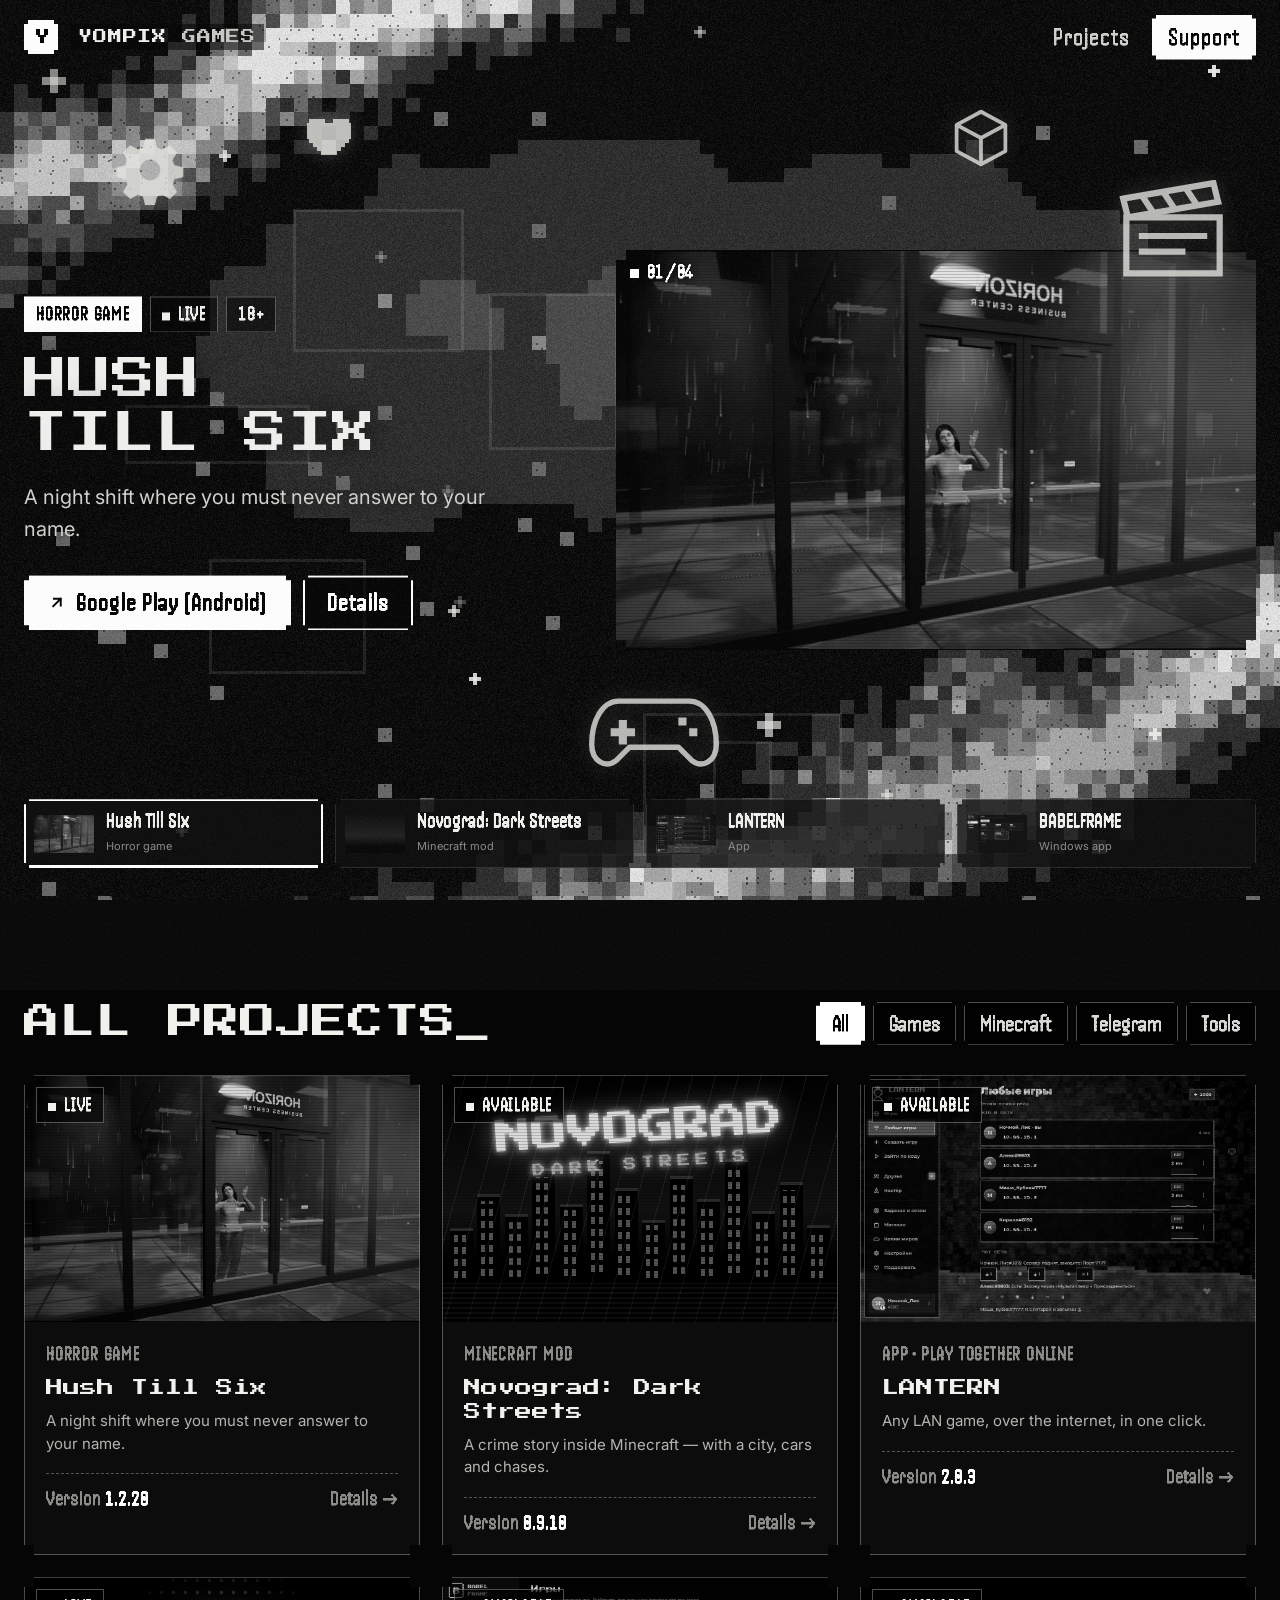
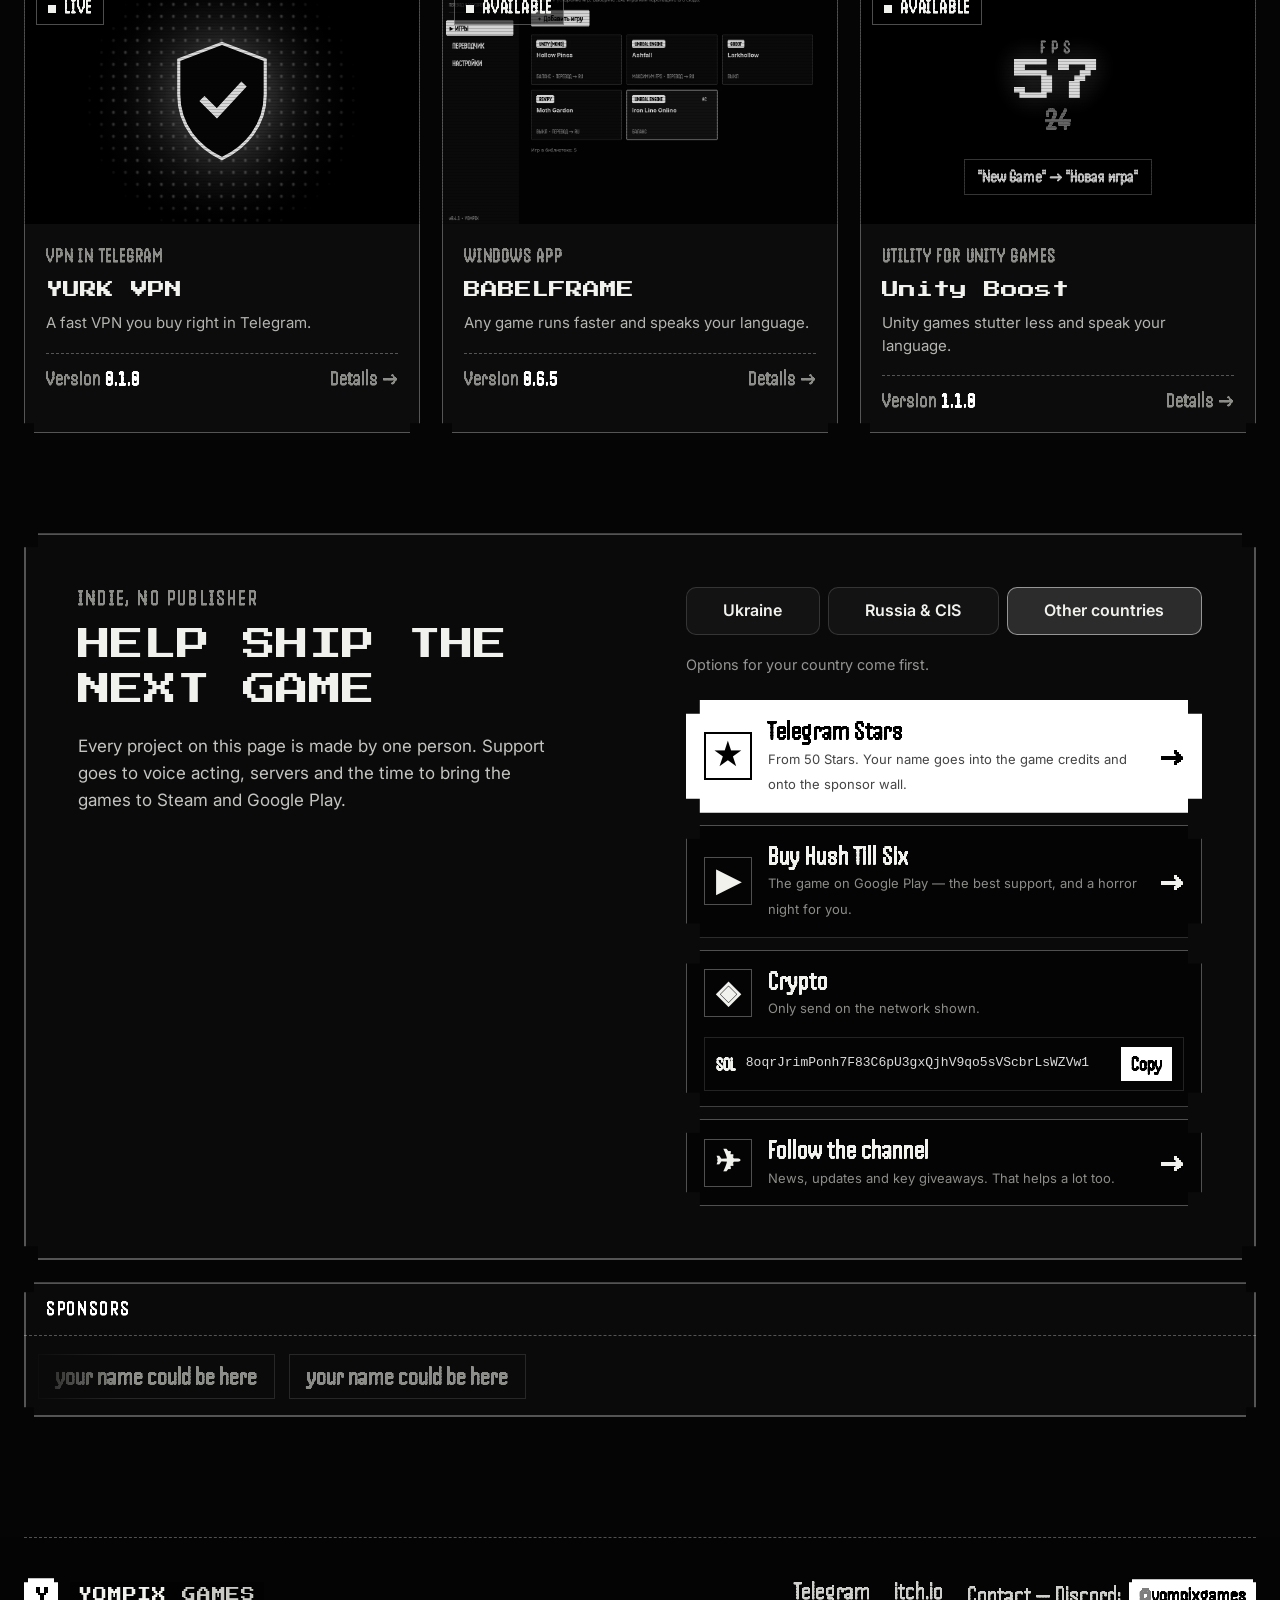
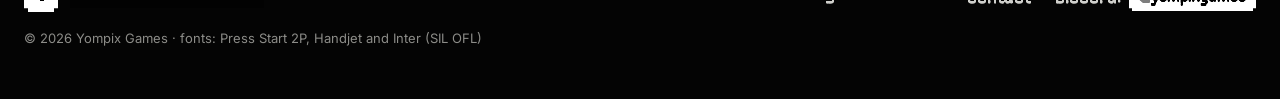
<file: studio/index.html>
<!doctype html>
<html lang="ru">
<head>
<meta charset="utf-8">
<meta http-equiv="Cache-Control" content="no-cache">
<meta name="viewport" content="width=device-width, initial-scale=1, viewport-fit=cover">
<title>YOMPIX GAMES — игры, моды и приложения</title>
<meta name="description" content="Yompix Games: хоррор Hush Till Six, мод «Новоград» и LANTERN для Minecraft, YURK VPN в Telegram, Unity Boost RU.">
<meta property="og:title" content="YOMPIX GAMES">
<meta property="og:description" content="Игры, моды и приложения одного инди-разработчика.">
<meta property="og:image" content="https://yompix.github.io/studio/img/og.jpg">
<meta property="og:type" content="website">
<meta name="theme-color" content="#050505">
<link rel="icon" href="img/favicon.png">
<link rel="preload" href="fonts/PressStart2P.woff2" as="font" type="font/woff2" crossorigin>
<link rel="preload" href="fonts/Handjet.woff2" as="font" type="font/woff2" crossorigin>
<link rel="stylesheet" href="style.css?v=22">
</head>
<body>

<!-- живой пиксельный фон всей страницы -->
<canvas id="bg" aria-hidden="true"></canvas>
<canvas id="fx" aria-hidden="true"></canvas>
<div class="grain" aria-hidden="true"></div>

<!-- заставка: пиксели собираются в логотип -->
<div class="loader" id="loader" aria-hidden="true"><canvas id="loadc"></canvas></div>

<header class="top" id="topbar">
  <a class="logo" href="#" aria-label="Yompix Games"><span class="mark">Y</span><span>YOMPIX <b>GAMES</b></span></a>
  <nav class="nav">
    <a href="#projects" data-t="nav_projects"></a>
    <a href="#support" class="nav-cta" data-t="nav_support"></a>
  </nav>
  <div class="langs" id="langs"></div>
</header>

<section class="hero" id="hero">
  <div class="icons" aria-hidden="true">
    <svg class="ic-gear" viewBox="0 0 64 64"><path d="M28 4h8l2 8 5 2 7-4 6 6-4 7 2 5 8 2v8l-8 2-2 5 4 7-6 6-7-4-5 2-2 8h-8l-2-8-5-2-7 4-6-6 4-7-2-5-8-2v-8l8-2 2-5-4-7 6-6 7 4 5-2zM32 22a10 10 0 1 0 0 20 10 10 0 1 0 0-20z" fill-rule="evenodd"/></svg>
    <svg class="ic-heart" viewBox="0 0 11 10" shape-rendering="crispEdges"><path d="M1 1h3v1h1v1h1V2h1V1h3v1h1v3h-1v1H9v1H8v1H7v1H4V8H3V7H2V6H1V5H0V2h1z"/></svg>
    <svg class="ic-cube" viewBox="0 0 64 64"><path d="M32 4 58 18v28L32 60 6 46V18zM6 18l26 14 26-14M32 32v28" fill="none" stroke-width="4" stroke-linejoin="round"/></svg>
    <svg class="ic-clap" viewBox="0 0 72 64"><path d="M6 24h60v36H6z" fill="none" stroke-width="4"/><path d="M4 12 62 2l3 12L7 24z" fill="none" stroke-width="4"/><path d="M16 10l8 12M30 8l8 12M44 5l8 12M14 36h44M14 46h30" stroke-width="4"/></svg>
    <svg class="ic-pad" viewBox="0 0 96 60"><path d="M22 6h52c12 0 20 14 20 32 0 12-10 18-18 12l-10-10H30L20 50C12 56 2 50 2 38 2 20 10 6 22 6z" fill="none" stroke-width="4" stroke-linejoin="round"/><path d="M22 20h6v6h6v6h-6v6h-6v-6h-6v-6h6z" stroke="none"/><path d="M66 18h6v6h-6zM74 26h6v6h-6z" stroke="none"/></svg>
  </div>
  <div class="slides" id="slides"></div>
  <canvas class="wipe" id="wipe" aria-hidden="true"></canvas>
  <div class="thumbs" id="thumbs"></div>
</section>

<main>
  <section class="block" id="projects">
    <div class="block-head reveal">
      <h2 data-t="projects_title"></h2>
      <div class="chips" id="chips"></div>
    </div>
    <div class="grid" id="grid"></div>
  </section>

  <section class="block support" id="support">
    <div class="sup-banner pxc reveal">
      <div class="sup-text">
        <p class="kicker" data-t="sup_kicker"></p>
        <h2 data-t="sup_title"></h2>
        <p class="sup-lead" data-t="sup_lead"></p>
      </div>
      <div class="sup-ways" id="ways"></div>
    </div>
    <div class="wall pxc reveal">
      <div class="wall-head"><span data-t="wall_title"></span><span id="walltotal"></span></div>
      <div class="marquee" id="wall"></div>
    </div>
  </section>
</main>

<footer class="foot">
  <a class="logo" href="#"><span class="mark">Y</span><span>YOMPIX <b>GAMES</b></span></a>
  <div class="foot-links">
    <a href="https://t.me/yompixgames" target="_blank" rel="noopener">Telegram</a>
    <a href="https://yompix-games.itch.io" target="_blank" rel="noopener">itch.io</a>
    <span class="dc"><span data-t="foot_contact"></span> <button class="dc-nick" id="dcnick" data-copynick="">yompixgames</button></span>
  </div>
  <p class="foot-small">© <span id="year"></span> Yompix Games · <span data-t="foot_fonts"></span></p>
</footer>

<div class="sheet" id="sheet" hidden>
  <div class="sheet-bg" data-close></div>
  <article class="sheet-card pxc" role="dialog" aria-modal="true" id="sheetcard"></article>
</div>
<div class="toast" id="toast" role="status" aria-live="polite"></div>

<noscript><p style="padding:120px 24px;text-align:center;color:#fff">Включите JavaScript, чтобы увидеть проекты. · Enable JavaScript to see the projects.</p></noscript>
<!-- версии и ссылки на скачивание — всегда свежие, даже если браузер помнит старую страницу -->
<script>document.write('<script src="data.js?t=' + Math.floor(Date.now() / 60000) + '"><\/script>')</script>
<script src="i18n-cis.js?v=21"></script>
<script src="app.js?v=22"></script>
</body>
</html>
</file>
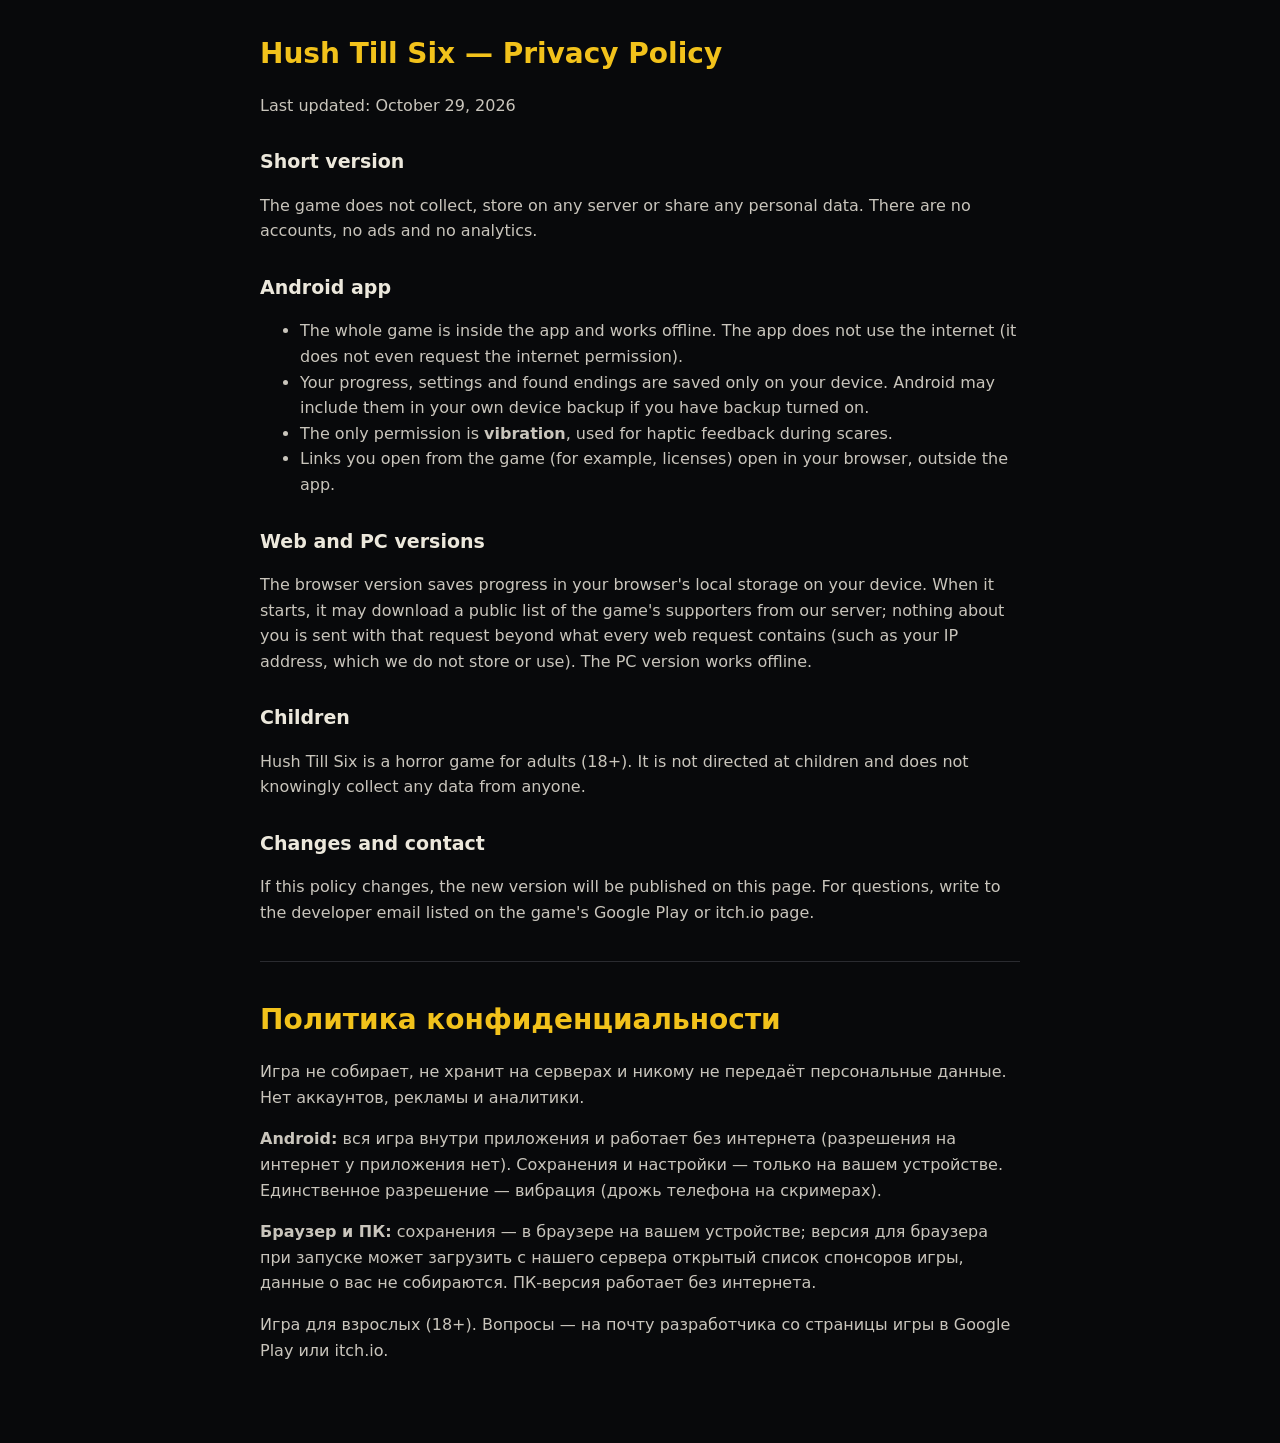
<file: privacy.html>
<!doctype html>
<html lang="en">
<head>
<meta charset="utf-8">
<meta name="viewport" content="width=device-width,initial-scale=1">
<title>Hush Till Six — Privacy Policy</title>
<style>
  body { margin: 0; background: #08090b; color: #d9d6cf; font: 16px/1.6 system-ui, -apple-system, "Segoe UI", Roboto, sans-serif; }
  main { max-width: 760px; margin: 0 auto; padding: 32px 18px 64px; }
  h1 { font-size: 28px; color: #f2c21b; margin: 0 0 4px; } h2 { font-size: 19px; color: #ece8dc; margin: 28px 0 6px; }
  p, li { color: #c9c5bc; } a { color: #f2c21b; } hr { border: 0; border-top: 1px solid #2a2b30; margin: 36px 0; }
</style>
</head>
<body>
<main>
<h1>Hush Till Six — Privacy Policy</h1>
<p>Last updated: October 29, 2026</p>

<h2>Short version</h2>
<p>The game does not collect, store on any server or share any personal data. There are no accounts, no ads and no analytics.</p>

<h2>Android app</h2>
<ul>
  <li>The whole game is inside the app and works offline. The app does not use the internet (it does not even request the internet permission).</li>
  <li>Your progress, settings and found endings are saved only on your device. Android may include them in your own device backup if you have backup turned on.</li>
  <li>The only permission is <b>vibration</b>, used for haptic feedback during scares.</li>
  <li>Links you open from the game (for example, licenses) open in your browser, outside the app.</li>
</ul>

<h2>Web and PC versions</h2>
<p>The browser version saves progress in your browser's local storage on your device. When it starts, it may download a public list of the game's supporters from our server; nothing about you is sent with that request beyond what every web request contains (such as your IP address, which we do not store or use). The PC version works offline.</p>

<h2>Children</h2>
<p>Hush Till Six is a horror game for adults (18+). It is not directed at children and does not knowingly collect any data from anyone.</p>

<h2>Changes and contact</h2>
<p>If this policy changes, the new version will be published on this page. For questions, write to the developer email listed on the game's Google Play or itch.io page.</p>

<hr>

<h1>Политика конфиденциальности</h1>
<p>Игра не собирает, не хранит на серверах и никому не передаёт персональные данные. Нет аккаунтов, рекламы и аналитики.</p>
<p><b>Android:</b> вся игра внутри приложения и работает без интернета (разрешения на интернет у приложения нет). Сохранения и настройки — только на вашем устройстве. Единственное разрешение — вибрация (дрожь телефона на скримерах).</p>
<p><b>Браузер и ПК:</b> сохранения — в браузере на вашем устройстве; версия для браузера при запуске может загрузить с нашего сервера открытый список спонсоров игры, данные о вас не собираются. ПК-версия работает без интернета.</p>
<p>Игра для взрослых (18+). Вопросы — на почту разработчика со страницы игры в Google Play или itch.io.</p>
</main>
</body>
</html>
</file>
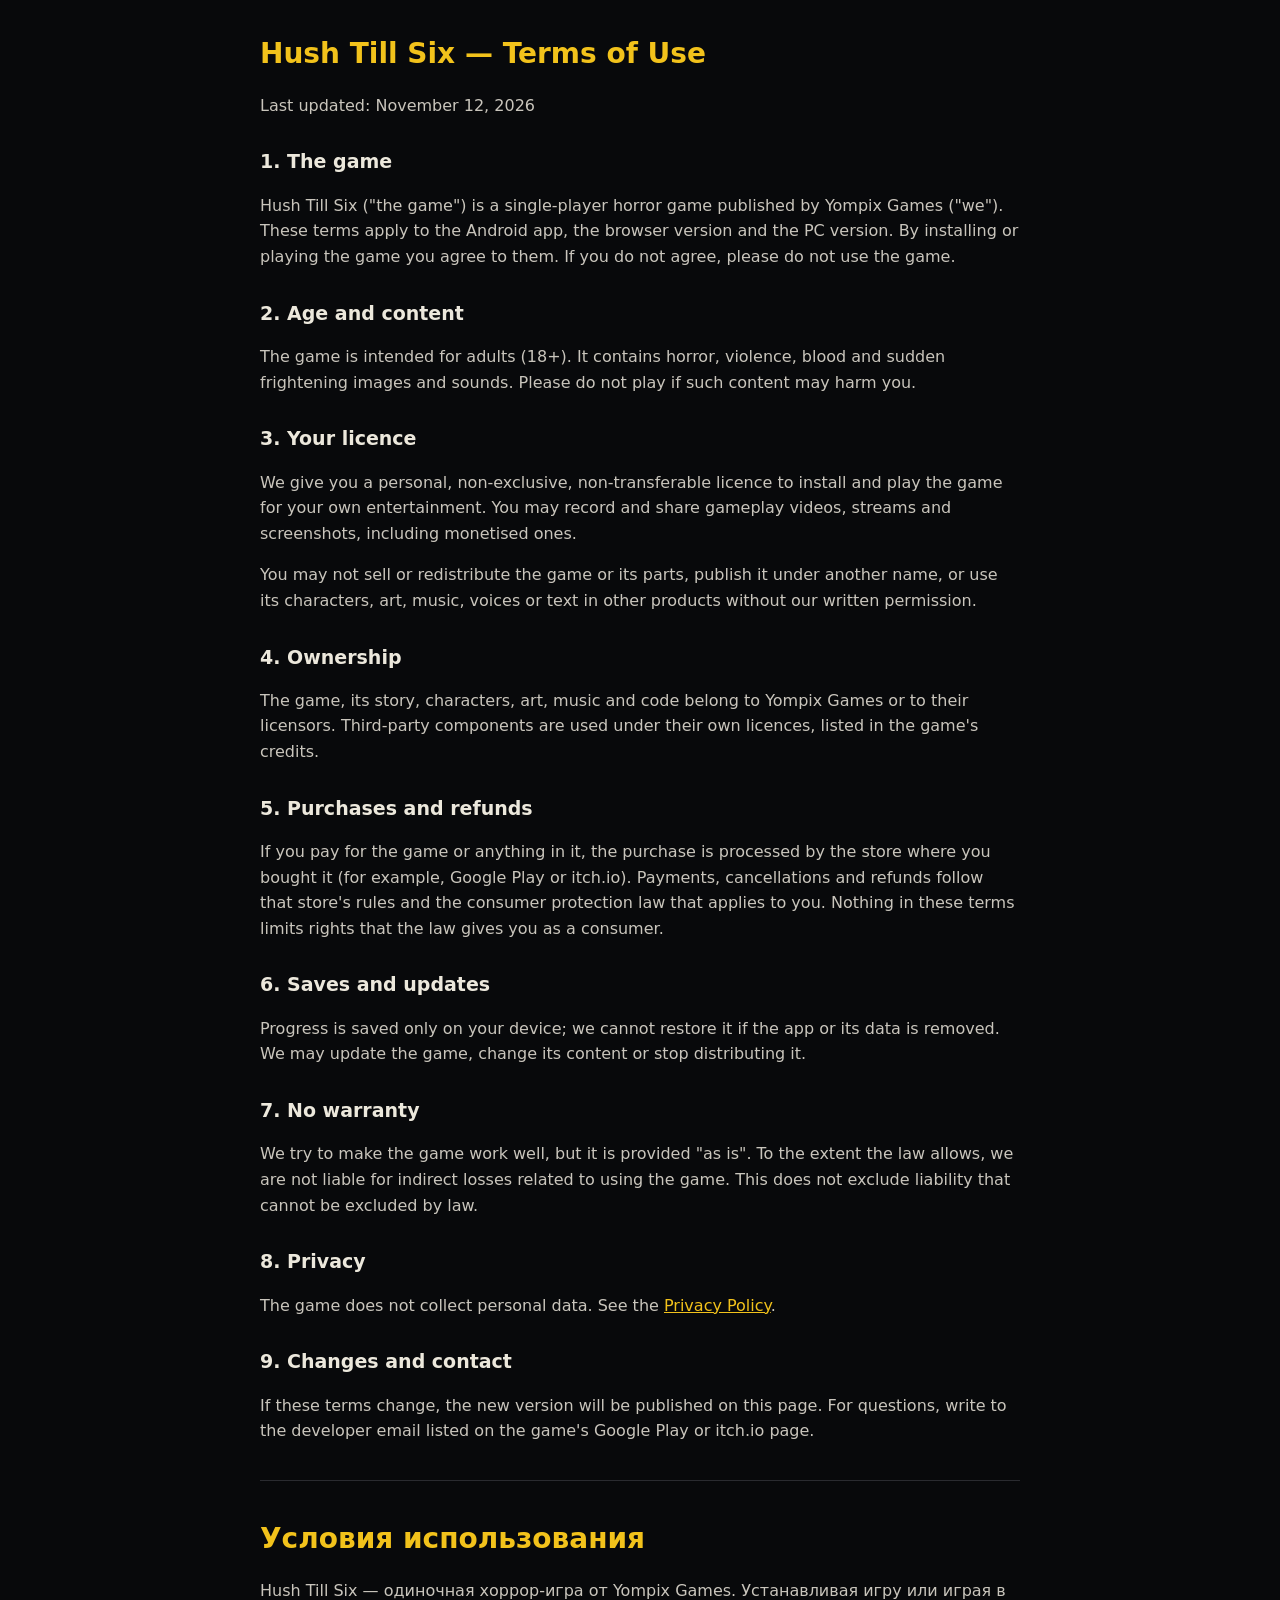
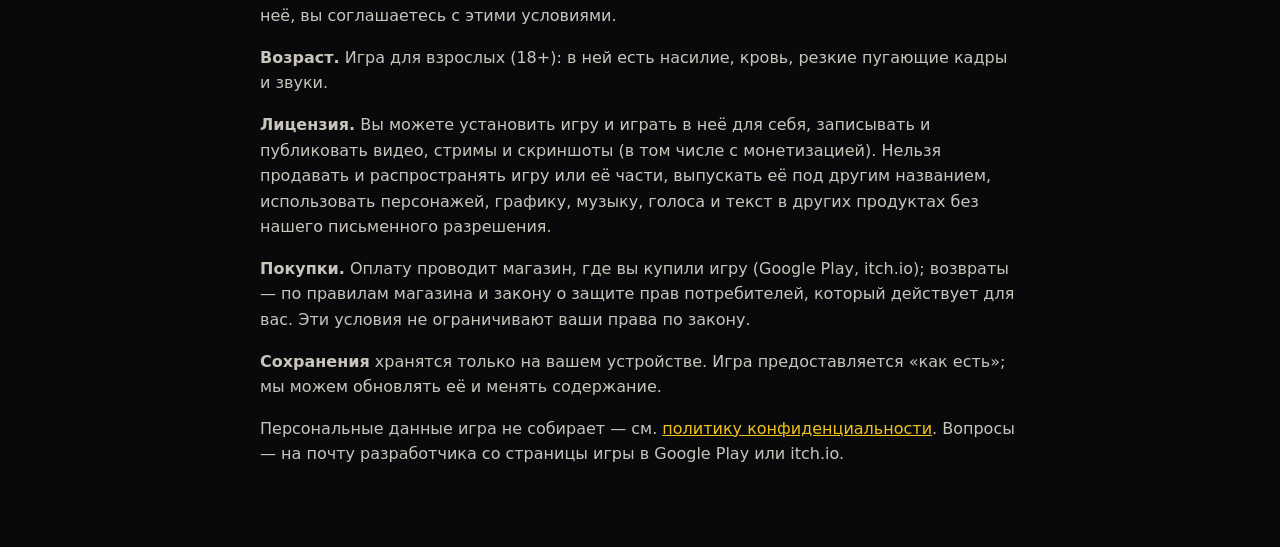
<file: terms.html>
<!doctype html>
<html lang="en">
<head>
<meta charset="utf-8">
<meta name="viewport" content="width=device-width,initial-scale=1">
<title>Hush Till Six — Terms of Use</title>
<style>
  body { margin: 0; background: #08090b; color: #d9d6cf; font: 16px/1.6 system-ui, -apple-system, "Segoe UI", Roboto, sans-serif; }
  main { max-width: 760px; margin: 0 auto; padding: 32px 18px 64px; }
  h1 { font-size: 28px; color: #f2c21b; margin: 0 0 4px; } h2 { font-size: 19px; color: #ece8dc; margin: 28px 0 6px; }
  p, li { color: #c9c5bc; } a { color: #f2c21b; } hr { border: 0; border-top: 1px solid #2a2b30; margin: 36px 0; }
</style>
</head>
<body>
<main>
<h1>Hush Till Six — Terms of Use</h1>
<p>Last updated: November 12, 2026</p>

<h2>1. The game</h2>
<p>Hush Till Six ("the game") is a single-player horror game published by Yompix Games ("we"). These terms apply to the Android app, the browser version and the PC version. By installing or playing the game you agree to them. If you do not agree, please do not use the game.</p>

<h2>2. Age and content</h2>
<p>The game is intended for adults (18+). It contains horror, violence, blood and sudden frightening images and sounds. Please do not play if such content may harm you.</p>

<h2>3. Your licence</h2>
<p>We give you a personal, non-exclusive, non-transferable licence to install and play the game for your own entertainment. You may record and share gameplay videos, streams and screenshots, including monetised ones.</p>
<p>You may not sell or redistribute the game or its parts, publish it under another name, or use its characters, art, music, voices or text in other products without our written permission.</p>

<h2>4. Ownership</h2>
<p>The game, its story, characters, art, music and code belong to Yompix Games or to their licensors. Third-party components are used under their own licences, listed in the game's credits.</p>

<h2>5. Purchases and refunds</h2>
<p>If you pay for the game or anything in it, the purchase is processed by the store where you bought it (for example, Google Play or itch.io). Payments, cancellations and refunds follow that store's rules and the consumer protection law that applies to you. Nothing in these terms limits rights that the law gives you as a consumer.</p>

<h2>6. Saves and updates</h2>
<p>Progress is saved only on your device; we cannot restore it if the app or its data is removed. We may update the game, change its content or stop distributing it.</p>

<h2>7. No warranty</h2>
<p>We try to make the game work well, but it is provided "as is". To the extent the law allows, we are not liable for indirect losses related to using the game. This does not exclude liability that cannot be excluded by law.</p>

<h2>8. Privacy</h2>
<p>The game does not collect personal data. See the <a href="privacy.html">Privacy Policy</a>.</p>

<h2>9. Changes and contact</h2>
<p>If these terms change, the new version will be published on this page. For questions, write to the developer email listed on the game's Google Play or itch.io page.</p>

<hr>

<h1>Условия использования</h1>
<p>Hush Till Six — одиночная хоррор-игра от Yompix Games. Устанавливая игру или играя в неё, вы соглашаетесь с этими условиями.</p>
<p><b>Возраст.</b> Игра для взрослых (18+): в ней есть насилие, кровь, резкие пугающие кадры и звуки.</p>
<p><b>Лицензия.</b> Вы можете установить игру и играть в неё для себя, записывать и публиковать видео, стримы и скриншоты (в том числе с монетизацией). Нельзя продавать и распространять игру или её части, выпускать её под другим названием, использовать персонажей, графику, музыку, голоса и текст в других продуктах без нашего письменного разрешения.</p>
<p><b>Покупки.</b> Оплату проводит магазин, где вы купили игру (Google Play, itch.io); возвраты — по правилам магазина и закону о защите прав потребителей, который действует для вас. Эти условия не ограничивают ваши права по закону.</p>
<p><b>Сохранения</b> хранятся только на вашем устройстве. Игра предоставляется «как есть»; мы можем обновлять её и менять содержание.</p>
<p>Персональные данные игра не собирает — см. <a href="privacy.html">политику конфиденциальности</a>. Вопросы — на почту разработчика со страницы игры в Google Play или itch.io.</p>
</main>
</body>
</html>
</file>
<file: studio/style.css>
@font-face { font-family: Arcade; src: url(fonts/PressStart2P.woff2) format("woff2"); font-display: swap; }
@font-face { font-family: Pixel; src: url(fonts/Handjet.woff2) format("woff2"); font-weight: 100 900; font-display: swap; }
@font-face { font-family: Inter; src: url(fonts/Inter.woff2) format("woff2"); font-weight: 100 900; font-display: swap; }

/* Монохром: чёрный, графит, белый. Цвет появляется только в кадрах проектов — при наведении и в галерее. */
:root {
  --bg: #050505;
  --line: rgba(255, 255, 255, .12);
  --line2: rgba(255, 255, 255, .3);
  --text: #f1f1ee;
  --mute: #8c8c88;
  --wrap: min(1240px, calc(100vw - 48px));
  --px: 6px;   /* «пиксель» для ступенчатых углов */
}
* { box-sizing: border-box; }
html { scroll-behavior: smooth; scroll-padding-top: 80px; }
body { margin: 0; background: var(--bg); color: var(--text); font: 400 16px/1.6 Inter, "Noto Sans Armenian", system-ui, sans-serif; -webkit-font-smoothing: antialiased; overflow-x: hidden; }
body.lock { overflow: hidden; }
a { color: inherit; text-decoration: none; }
img { display: block; max-width: 100%; }
h1, h2, h3 { font-family: Arcade, Inter, "Noto Sans Armenian", system-ui, sans-serif; font-weight: 400; margin: 0; line-height: 1.25; letter-spacing: 0; }
button { font: inherit; color: inherit; }
::selection { background: #fff; color: #000; }

/* ступенчатые «пиксельные» углы */
.pxc, .btn, .tile, .thumb, .chips button, .way, .mark, .sheet-x, .slide .shot, .langs button {
  clip-path: polygon(0 var(--px), var(--px) var(--px), var(--px) 0, calc(100% - var(--px)) 0, calc(100% - var(--px)) var(--px), 100% var(--px), 100% calc(100% - var(--px)), calc(100% - var(--px)) calc(100% - var(--px)), calc(100% - var(--px)) 100%, var(--px) 100%, var(--px) calc(100% - var(--px)), 0 calc(100% - var(--px)));
}

#bg, #fx { position: fixed; left: 0; top: 0; width: 100vw; height: auto; z-index: -2; display: block; pointer-events: none; transform: translateZ(0); }
#fx { z-index: -1; }
.grain {
  position: fixed; inset: -10%; z-index: 80; pointer-events: none; opacity: .08; will-change: transform;
  background-image: url("data:image/svg+xml,%3Csvg xmlns='http://www.w3.org/2000/svg' width='180' height='180'%3E%3Cfilter id='n'%3E%3CfeTurbulence type='fractalNoise' baseFrequency='.95' numOctaves='3' stitchTiles='stitch'/%3E%3C/filter%3E%3Crect width='100%25' height='100%25' filter='url(%23n)'/%3E%3C/svg%3E");
  animation: grain 14s linear infinite alternate;
}
@keyframes grain { from { transform: translate(0, 0); } to { transform: translate(-6%, 4%); } }

/* ---------- заставка ---------- */
.loader { position: fixed; inset: 0; z-index: 100; background: #000; display: grid; place-items: center; }
.loader canvas { width: min(620px, 84vw); image-rendering: pixelated; }
.loader { transition: opacity .7s ease, visibility .7s; }
.loader.gone { opacity: 0; visibility: hidden; }


/* ---------- шапка ---------- */
.top { position: fixed; inset: 0 0 auto; z-index: 30; height: 74px; display: flex; align-items: center; gap: 28px; padding: 0 max(24px, calc((100vw - 1240px) / 2)); }
.top { transition: background .3s ease, box-shadow .3s ease; }
.top.solid { background: rgba(5, 5, 5, .96); box-shadow: 0 1px 0 var(--line); }
.logo { display: flex; align-items: center; gap: 12px; font: 400 14px/1 Arcade, sans-serif; letter-spacing: .06em; white-space: nowrap; }
.logo b { font-weight: 400; color: #c9c9c4; }
.logo > span:last-child { padding: 6px 8px; background: rgba(0, 0, 0, .55); }
.mark { --px: 4px; width: 34px; height: 34px; display: grid; place-items: center; background: #fff; color: #000; font: 400 16px/1 Arcade, monospace; padding-left: 2px; }
.logo:hover .mark { transform: translateY(-2px); }
.nav { margin-left: auto; display: flex; gap: 6px; }
.nav a { position: relative; padding: 10px 16px; font: 500 25px/1 Pixel, Inter, sans-serif; letter-spacing: .04em; color: #cfcfcb; }
.nav a::before { content: ""; position: absolute; left: 16px; right: 16px; bottom: 3px; height: 2px; background: #fff; transform: scaleX(0); transform-origin: left; transition: transform .3s cubic-bezier(.22,.8,.24,1); }
.nav a:hover { color: #fff; }
.nav a:hover::before { transform: scaleX(1); }
.nav .nav-cta { background: #fff; color: #000; clip-path: polygon(0 4px, 4px 4px, 4px 0, calc(100% - 4px) 0, calc(100% - 4px) 4px, 100% 4px, 100% calc(100% - 4px), calc(100% - 4px) calc(100% - 4px), calc(100% - 4px) 100%, 4px 100%, 4px calc(100% - 4px), 0 calc(100% - 4px)); }
.nav .nav-cta::before { display: none; }
.nav .nav-cta:hover { color: #000; transform: translateY(-2px); }
.langs { display: flex; gap: 4px; }
.langs[hidden] { display: none; }
.langs button { --px: 3px; border: 0; background: rgba(255, 255, 255, .08); cursor: pointer; padding: 7px 10px; font: 600 21px/1 Pixel, Inter, sans-serif; color: var(--mute); }
.langs button.on { background: #fff; color: #000; }

@keyframes glitch {
  0% { transform: translate(0); filter: none; }
  25% { transform: translate(-2px, 1px); filter: drop-shadow(3px 0 0 rgba(255, 255, 255, .7)) drop-shadow(-3px 0 0 #555); }
  50% { transform: translate(2px, -1px); }
  75% { transform: translate(-1px, 0); filter: drop-shadow(-3px 0 0 rgba(255, 255, 255, .7)); }
  100% { transform: translate(0); filter: none; }
}

/* ---------- витрина ---------- */
.hero { position: relative; height: min(100svh, 960px); min-height: 660px; overflow: hidden; }
.icons svg { transition: margin .6s cubic-bezier(.22,.8,.24,1); position: absolute; z-index: 3; fill: #e6e6e2; stroke: #e6e6e2; opacity: .8; filter: drop-shadow(0 0 10px rgba(255, 255, 255, .25)); pointer-events: none; }
.ic-gear { width: 70px; left: 9%; top: 15%; animation: spin 20s linear infinite; }
.ic-heart { width: 44px; left: 24%; top: 13%; stroke: none; animation: beat 1.4s ease-in-out infinite; }
.ic-cube { width: 60px; right: 21%; top: 12%; fill: none; animation: float 6s ease-in-out infinite; }
.ic-clap { width: 112px; right: 4%; top: 20%; fill: none; animation: clap 4s ease-in-out infinite; transform-origin: 10% 30%; }
.ic-pad { width: 130px; left: 46%; top: 77%; animation: float 7s ease-in-out infinite reverse; }
.ic-pad path:first-child { fill: none; }
@keyframes spin { to { transform: rotate(360deg); } }
@keyframes beat { 50% { transform: scale(1.18); } }
@keyframes float { 50% { transform: translateY(-14px) rotate(-6deg); } }
@keyframes clap { 0%, 86%, 100% { transform: none; } 92% { transform: rotate(-9deg); } }

.slides { position: absolute; inset: 0; }
.slide { position: absolute; inset: 0; visibility: hidden; }
.slide.on { visibility: visible; }
/* кадр проекта — в окне справа, чёрно-белый; цвет проступает при наведении */
.slide .shot {
  --px: 10px; position: absolute; z-index: 2; right: max(24px, calc((100vw - 1240px) / 2)); top: 50%; width: min(50vw, 680px); aspect-ratio: 16/10;
  transform: translateY(-50%); background: #000; overflow: hidden; outline: 2px solid rgba(255, 255, 255, .55); outline-offset: -2px;
}
.slide .shot::after { content: ""; position: absolute; inset: 0; z-index: 2; pointer-events: none; background: repeating-linear-gradient(0deg, rgba(0, 0, 0, .2) 0 1px, transparent 1px 3px); }
.slide .shot img, .slide .shot .art { position: absolute; inset: 0; width: 100%; height: 100%; object-fit: cover; filter: grayscale(1) contrast(1.15) brightness(.9); transition: filter .8s cubic-bezier(.22,.8,.24,1); }
.slide .shot:hover img, .slide .shot:hover .art { filter: none; }
.slide .shot .rec { position: absolute; z-index: 3; left: 14px; top: 12px; font: 500 20px/1 Pixel, Inter, sans-serif; color: #fff; text-shadow: 0 0 6px #000; }
.slide .shot .rec::before { content: ""; display: inline-block; width: 9px; height: 9px; background: #fff; margin-right: 8px; animation: blink 1.2s ease-in-out infinite; }
.slide.on .shot { animation: shotin 1.1s cubic-bezier(.22,.8,.24,1) both; }
@keyframes shotin { from { opacity: 0; transform: translateY(-46%) scale(.96); } to { opacity: 1; transform: translateY(-50%) scale(1); } }
.slide-in { position: absolute; z-index: 4; left: max(24px, calc((100vw - 1240px) / 2)); top: 50%; transform: translateY(-46%); width: min(540px, calc(100vw - 48px)); }
.slide.on .slide-in > * { animation: pxin .9s cubic-bezier(.22,.8,.24,1) both; }
.slide.on .slide-in > *:nth-child(2) { animation-delay: .1s; }
.slide.on .slide-in > *:nth-child(3) { animation-delay: .2s; }
.slide.on .slide-in > *:nth-child(4) { animation-delay: .3s; }
@keyframes pxin { from { opacity: 0; transform: translateY(18px); } to { opacity: 1; transform: none; } }
.tags { display: flex; flex-wrap: wrap; gap: 8px; margin-bottom: 20px; }
.tag { font: 500 20px/1 Pixel, Inter, sans-serif; letter-spacing: .04em; padding: 8px 12px; box-shadow: inset 0 0 0 1px var(--line2); background: rgba(0, 0, 0, .6); text-transform: uppercase; }
.tag.solid { background: #fff; color: #000; box-shadow: none; }
.tag .blink { display: inline-block; width: 8px; height: 8px; background: currentColor; margin-right: 8px; animation: blink 1.2s ease-in-out infinite; }
@keyframes blink { 0%, 100% { opacity: 1; } 50% { opacity: .15; } }
.slide h1 { font-size: clamp(26px, 3.4vw, 52px); text-transform: uppercase; text-shadow: 0 0 30px rgba(0, 0, 0, .9); text-wrap: balance; }
.slide.on h1 { animation: pxin .9s cubic-bezier(.22,.8,.24,1) .1s both; }
.slide .hook { font-size: clamp(17px, 1.6vw, 20px); color: #d2d2ce; margin: 20px 0 30px; max-width: 470px; text-shadow: 0 0 20px #000; }
.cta { display: flex; flex-wrap: wrap; gap: 12px; }
.btn { --px: 5px; position: relative; display: inline-flex; align-items: center; gap: 10px; padding: 15px 24px; border: 0; cursor: pointer; font: 600 25px/1 Pixel, Inter, sans-serif; letter-spacing: .04em; transition: transform .15s cubic-bezier(.22,.8,.24,1), background .15s cubic-bezier(.22,.8,.24,1), color .15s cubic-bezier(.22,.8,.24,1); }
.btn-w { background: #fff; color: #000; }
.btn-o { background: rgba(0, 0, 0, .6); color: #fff; box-shadow: inset 0 0 0 2px #fff; }
.btn:hover { transform: translate(-3px, -3px); }
.btn-w:hover { background: #d9d9d4; }
.btn-o:hover { background: #fff; color: #000; }
.btn small { font: 600 12px/1 Inter, sans-serif; opacity: .6; }
.btn svg { width: 18px; height: 18px; }

.wipe { position: absolute; inset: 0; z-index: 6; width: 100%; height: 100%; pointer-events: none; }
.thumbs { position: absolute; z-index: 7; left: max(24px, calc((100vw - 1240px) / 2)); right: max(24px, calc((100vw - 1240px) / 2)); bottom: 32px; display: grid; grid-template-columns: repeat(4, 1fr); gap: 12px; }
.thumb { --px: 5px; position: relative; display: flex; align-items: center; gap: 12px; padding: 10px; cursor: pointer; text-align: left; border: 0; background: rgba(12, 12, 12, .8); box-shadow: inset 0 0 0 1px var(--line); }
.thumb:hover { background: #1a1a1a; }
.thumb.on { box-shadow: inset 0 0 0 2px #fff; }
.thumb .tmini { width: 60px; height: 38px; position: relative; overflow: hidden; flex: none; background: #222; }
.thumb .tmini img, .thumb .tmini .art { position: absolute; inset: 0; width: 100%; height: 100%; object-fit: cover; filter: grayscale(1); }
.thumb .tmini .art * { display: none; }
.thumb b { display: block; font: 600 21px/1.1 Pixel, Inter, sans-serif; }
.thumb span { font-size: 11px; color: var(--mute); }
.thumb .bar { position: absolute; left: 0; bottom: 0; height: 3px; width: 0; background: #fff; }
.thumb.on .bar { animation: fill 7s linear forwards; }
@keyframes fill { to { width: 100%; } }

/* ---------- появление при прокрутке ---------- */
.reveal { opacity: 0; }
.reveal.in { animation: rev .8s cubic-bezier(.22,.8,.24,1) forwards; }
@keyframes rev { from { opacity: 0; transform: translateY(28px); } to { opacity: 1; transform: none; } }

/* ---------- библиотека ---------- */
.block { width: var(--wrap); margin: 0 auto; padding: 100px 0 0; }
.block-head { display: flex; flex-wrap: wrap; align-items: end; justify-content: space-between; gap: 20px; margin-bottom: 30px; }
.block-head h2 { font-size: clamp(24px, 2.8vw, 40px); text-transform: uppercase; }
.block-head h2::after { content: "_"; animation: blink 1.2s ease-in-out infinite; }
.chips { display: flex; flex-wrap: wrap; gap: 8px; }
.chips button { --px: 4px; border: 0; background: rgba(0, 0, 0, .7); box-shadow: inset 0 0 0 1px var(--line2); color: #d8d8d4; padding: 10px 16px; cursor: pointer; font: 500 23px/1 Pixel, Inter, sans-serif; }
.chips button:hover { background: #222; }
.chips button.on { background: #fff; color: #000; box-shadow: none; }

.grid { display: grid; grid-template-columns: repeat(3, 1fr); gap: 22px; }
.tile { --px: 10px; position: relative; cursor: pointer; background: rgba(14, 14, 14, .88); transition: transform .25s cubic-bezier(.22,.8,.24,1), background .25s cubic-bezier(.22,.8,.24,1); }
.tile::after { content: ""; position: absolute; inset: 0; pointer-events: none; box-shadow: inset 0 0 0 1px var(--line2); }
.tile:hover { transform: translate(-5px, -5px); background: #141414; }
.tile:hover::after { box-shadow: inset 0 0 0 2px #fff; }
.tile.hide { display: none; }
.tile.reveal.in { animation-duration: .6s; }
.tile-media { position: relative; aspect-ratio: 16/10; overflow: hidden; background: #000; }
.tile-media img, .tile-media .art { position: absolute; inset: 0; width: 100%; height: 100%; object-fit: cover; filter: grayscale(1) contrast(1.1) brightness(.85); transition: filter .6s cubic-bezier(.22,.8,.24,1), transform .6s cubic-bezier(.22,.8,.24,1); }
.tile:hover .tile-media img, .tile:hover .tile-media .art { filter: none; transform: scale(1.05); }
.tile-media::after { content: ""; position: absolute; inset: 0; z-index: 1; pointer-events: none; background: repeating-linear-gradient(0deg, rgba(0, 0, 0, .18) 0 1px, transparent 1px 3px); }
.tile-media .tags { position: absolute; z-index: 2; left: 12px; top: 12px; margin: 0; }
.tile-body { padding: 20px 22px 22px; }
.tile-type { font: 500 20px/1.2 Pixel, Inter, sans-serif; letter-spacing: .04em; color: var(--mute); text-transform: uppercase; }
.tile h3 { font-size: 17px; line-height: 1.4; margin: 10px 0 10px; }
.tile p { margin: 0; color: #b4b4b0; font-size: 15px; line-height: 1.5; }
.tile-foot { display: flex; justify-content: space-between; align-items: center; margin-top: 18px; padding-top: 14px; border-top: 1px dashed var(--line2); font: 500 21px/1 Pixel, Inter, sans-serif; color: var(--mute); }
.tile-foot b { color: #fff; font-weight: 600; }
.tile:hover .tile-foot .go { color: #fff; animation: nudge .9s ease-in-out infinite; }
@keyframes nudge { 50% { transform: translateX(4px); } }

/* ---------- нарисованные обложки (монохром) ---------- */
.art { overflow: hidden; }
.art-novograd { background: linear-gradient(180deg, #0c0c0c 0%, #1e1e1e 55%, #050505 82%); }
.art-novograd .city { position: absolute; left: 0; right: 0; bottom: 16%; height: 58%; display: flex; align-items: flex-end; gap: 1.2%; padding: 0 2%; }
.art-novograd .city i { flex: 1; position: relative; background: #0b0b0b; box-shadow: inset 0 3px 0 rgba(255, 255, 255, .18); }
.art-novograd .city i::after { content: ""; position: absolute; inset: 8% 16%; opacity: .5;
  background: repeating-linear-gradient(0deg, transparent 0 7px, #0b0b0b 7px 12px), repeating-linear-gradient(90deg, rgba(235, 235, 230, .8) 0 4px, transparent 4px 8px); }
.art-novograd .water { position: absolute; left: 0; right: 0; bottom: 0; height: 16%; background: repeating-linear-gradient(0deg, #080808 0 3px, #191919 3px 5px); }
.art-novograd .rain { position: absolute; inset: 0; background-image: repeating-linear-gradient(105deg, rgba(255, 255, 255, .08) 0 1px, transparent 1px 22px); animation: rain .9s linear infinite; }
@keyframes rain { to { background-position: -40px 120px; } }
.art-novograd .neon { position: absolute; left: 50%; top: 26%; transform: translate(-50%, -50%) rotate(-4deg); text-align: center; white-space: nowrap; font: 400 clamp(18px, 2.8vw, 44px)/1.2 Arcade, sans-serif; color: #fff; text-transform: uppercase; text-shadow: 0 0 6px #fff, 0 0 26px rgba(255, 255, 255, .6); animation: flick 6s ease-in-out infinite; }
.art-novograd .neon small { display: block; font-size: .36em; letter-spacing: .4em; margin-top: .5em; color: #bbb; }
@keyframes flick { 0%, 88%, 96%, 100% { opacity: 1; } 92% { opacity: .55; } }
.art-vpn { background: radial-gradient(circle at 50% 50%, #222, #050505 70%); }
.art-vpn .globe { position: absolute; left: 50%; top: 50%; width: 70%; aspect-ratio: 1; transform: translate(-50%, -50%); border-radius: 50%; background: radial-gradient(circle, rgba(255, 255, 255, .55) 1.3px, transparent 1.7px) 0 0 / 12px 12px; -webkit-mask: radial-gradient(circle, #000 55%, transparent 71%); mask: radial-gradient(circle, #000 55%, transparent 71%); opacity: .5; animation: globe 30s linear infinite; }
@keyframes globe { to { background-position: 240px 0; } }
.art-vpn svg { position: absolute; left: 50%; top: 50%; width: 26%; max-width: 200px; transform: translate(-50%, -50%); filter: drop-shadow(0 0 30px rgba(255, 255, 255, .35)); }
.art-boost { background: #0a0a0a; }
.art-boost .fps { position: absolute; left: 50%; top: 44%; transform: translate(-50%, -50%); text-align: center; white-space: nowrap; }
.art-boost .fps b { display: block; font: 400 clamp(40px, 6vw, 86px)/1 Arcade, sans-serif; color: #fff; text-shadow: 0 0 30px rgba(255, 255, 255, .35); }
.art-boost .fps s { color: #777; font: 600 clamp(18px, 2.4vw, 34px)/1 Pixel, Inter, sans-serif; text-decoration-thickness: 3px; }
.art-boost .fps span { color: #888; font: 500 clamp(14px, 1.4vw, 18px)/1 Pixel, Inter, sans-serif; letter-spacing: .3em; }
.art-boost .tr { position: absolute; left: 50%; bottom: 12%; transform: translateX(-50%); white-space: nowrap; color: #ddd; font: 500 clamp(14px, 1.4vw, 18px)/1 Pixel, Inter, sans-serif; box-shadow: inset 0 0 0 1px #444; padding: 9px 14px; }
.tile .art-boost .fps b { font-size: clamp(32px, 3.4vw, 50px); }

/* ---------- страница проекта ---------- */
.sheet { position: fixed; inset: 0; z-index: 60; display: grid; place-items: center; padding: 24px; }
.sheet[hidden] { display: none; }
.sheet-bg { position: absolute; inset: 0; background: rgba(0, 0, 0, .85); animation: fadein .35s ease; }
@keyframes fadein { from { opacity: 0; } }
.sheet-card { --px: 14px; position: relative; width: min(1180px, 100%); max-height: calc(100svh - 48px); overflow: auto; background: #0b0b0b; animation: sheetin .5s cubic-bezier(.22,.8,.24,1); }
.sheet-card::before { content: ""; position: absolute; inset: 0; pointer-events: none; box-shadow: inset 0 0 0 2px #fff; z-index: 6; }
@keyframes sheetin { from { opacity: 0; transform: translateY(24px) scale(.98); clip-path: polygon(0 14px, 14px 14px, 14px 0, calc(100% - 14px) 0, calc(100% - 14px) 14px, 100% 14px, 100% calc(100% - 14px), calc(100% - 14px) calc(100% - 14px), calc(100% - 14px) 100%, 14px 100%, 14px calc(100% - 14px), 0 calc(100% - 14px)); } to { clip-path: polygon(0 14px, 14px 14px, 14px 0, calc(100% - 14px) 0, calc(100% - 14px) 14px, 100% 14px, 100% calc(100% - 14px), calc(100% - 14px) calc(100% - 14px), calc(100% - 14px) 100%, 14px 100%, 14px calc(100% - 14px), 0 calc(100% - 14px)); } }
.sheet-x { --px: 4px; position: absolute; z-index: 7; right: 18px; top: 18px; width: 46px; height: 46px; border: 0; cursor: pointer; background: #fff; color: #000; font: 700 36px/1 Pixel, Inter, sans-serif; }
.sheet-x:hover { transform: translateY(-2px); }
.sh-top { display: grid; grid-template-columns: 1.45fr 1fr; }
.gal { background: #000; }
.gal-main { position: relative; aspect-ratio: 16/10; overflow: hidden; }
.gal-main img, .gal-main .art { position: absolute; inset: 0; width: 100%; height: 100%; object-fit: contain; animation: rev .45s cubic-bezier(.22,.8,.24,1); }
.gal-main .art { object-fit: cover; }
.gal-row { display: flex; gap: 8px; padding: 10px; overflow-x: auto; }
.gal-row button { flex: none; width: 92px; height: 58px; padding: 0; border: 0; cursor: pointer; background: #111; opacity: .5; filter: grayscale(1); }
.gal-row button.on { opacity: 1; filter: none; outline: 2px solid #fff; outline-offset: -2px; }
.gal-row img { width: 100%; height: 100%; object-fit: cover; }
.sh-info { padding: 40px 34px 30px; display: flex; flex-direction: column; gap: 16px; }
.sh-info .type { font: 500 21px/1.2 Pixel, Inter, sans-serif; color: var(--mute); text-transform: uppercase; letter-spacing: .04em; }
.sh-info h2 { font-size: clamp(20px, 2.2vw, 30px); text-transform: uppercase; }
.sh-info .hook { font-size: 18px; color: #e6e6e2; margin: 0; }
.sh-info .about { margin: 0; color: #b0b0ac; }
.meta { display: grid; grid-template-columns: 1fr 1fr; gap: 10px; }
.meta div { padding: 12px 14px; box-shadow: inset 0 0 0 1px var(--line2); }
.meta small { display: block; font: 500 18px/1 Pixel, Inter, sans-serif; color: var(--mute); text-transform: uppercase; margin-bottom: 6px; }
.meta b { font: 600 25px/1.1 Pixel, Inter, sans-serif; }
.sh-info .cta { margin-top: auto; }
.sh-bottom { display: grid; grid-template-columns: 1.45fr 1fr; border-top: 1px dashed var(--line2); }
.sh-bottom > div { padding: 26px 34px 34px; }
.sh-bottom h4 { margin: 0 0 14px; font: 600 22px/1 Pixel, Inter, sans-serif; letter-spacing: .06em; text-transform: uppercase; color: var(--mute); }
.feat { display: grid; grid-template-columns: 1fr; gap: 12px; list-style: none; margin: 0; padding: 0; }
.feat li { display: flex; align-items: flex-start; gap: 12px; font-weight: 500; line-height: 1.45; }
.feat li::before { content: "+"; font: 700 29px/1 Pixel, Inter, sans-serif; color: #fff; }
.sh-bottom p { margin: 0; color: #b0b0ac; }

/* ---------- поддержка ---------- */
.support { padding-bottom: 40px; }
.sup-banner { --px: 14px; display: grid; grid-template-columns: 1.1fr 1fr; gap: 40px; padding: 54px; background: rgba(12, 12, 12, .88); position: relative; }
.sup-banner::before, .wall::before { content: ""; position: absolute; inset: 0; pointer-events: none; box-shadow: inset 0 0 0 2px var(--line2); }
.kicker { margin: 0 0 14px; font: 500 22px/1 Pixel, Inter, sans-serif; letter-spacing: .1em; text-transform: uppercase; color: var(--mute); }
.sup-text h2 { font-size: clamp(22px, 2.6vw, 36px); line-height: 1.35; text-transform: uppercase; text-wrap: balance; }
.sup-lead { color: #c4c4c0; font-size: 17px; margin: 20px 0 0; max-width: 480px; }
.sup-ways { display: flex; flex-direction: column; gap: 12px; }
.way { display: grid; grid-template-columns: 48px 1fr auto; gap: 16px; align-items: center; padding: 16px 18px; background: rgba(0, 0, 0, .6); box-shadow: inset 0 0 0 1px var(--line2); transition: transform .2s cubic-bezier(.22,.8,.24,1), background .2s cubic-bezier(.22,.8,.24,1); }
a.way:hover { transform: translateX(6px); background: #161616; }
.way .ic { width: 48px; height: 48px; display: grid; place-items: center; font: 700 31px/1 Pixel, Inter, sans-serif; box-shadow: inset 0 0 0 1px var(--line2); }
.way.main { background: #fff; color: #000; box-shadow: none; }
.way.main:hover { background: #e2e2dd; }
.way.main .ic { box-shadow: inset 0 0 0 2px #000; }
.way.main span { color: #444; }
.way b { display: block; font: 600 27px/1.1 Pixel, Inter, sans-serif; }
.way span { font-size: 13px; color: var(--mute); }
.way .arr { font: 700 31px/1 Pixel, Inter, sans-serif; }
a.way:hover .arr { animation: nudge .9s ease-in-out infinite; }
.way.crypto { grid-template-columns: 48px 1fr; }
.addr { grid-column: 1 / -1; display: flex; flex-direction: column; gap: 8px; }
.addr div { display: flex; align-items: center; gap: 10px; padding: 10px 12px; box-shadow: inset 0 0 0 1px var(--line); }
.addr em { font: 600 18px/1 Pixel, Inter, sans-serif; font-style: normal; white-space: nowrap; }
.addr code { flex: 1; min-width: 0; overflow: hidden; text-overflow: ellipsis; white-space: nowrap; font-size: 13px; color: #ddd; }
.addr button { border: 0; cursor: pointer; background: #fff; color: #000; padding: 7px 10px; font: 600 20px/1 Pixel, Inter, sans-serif; }
.addr button:hover { transform: translateY(-2px); }

.wall { --px: 10px; position: relative; margin-top: 22px; background: rgba(12, 12, 12, .88); overflow: hidden; }
.wall-head { display: flex; justify-content: space-between; padding: 16px 22px; font: 500 21px/1 Pixel, Inter, sans-serif; color: var(--mute); border-bottom: 1px dashed var(--line2); }
.wall-head span:first-child { color: #fff; letter-spacing: .08em; text-transform: uppercase; }
.marquee { display: flex; padding: 18px 0; white-space: nowrap; overflow: hidden; -webkit-mask: linear-gradient(90deg, transparent, #000 8%, #000 92%, transparent); mask: linear-gradient(90deg, transparent, #000 8%, #000 92%, transparent); }
.marquee .run { display: flex; gap: 14px; padding-left: 14px; animation: run 30s linear infinite; }
@keyframes run { to { transform: translateX(-50%); } }
.marquee .n { padding: 10px 18px; font: 600 25px/1 Pixel, Inter, sans-serif; box-shadow: inset 0 0 0 1px var(--line2); }
.marquee .n i { font-style: normal; color: var(--mute); margin-left: 8px; font-size: 15px; }
.marquee .n.you { box-shadow: inset 0 0 0 1px var(--line); color: var(--mute); }

/* ---------- подвал ---------- */
.foot { width: var(--wrap); margin: 80px auto 0; padding: 40px 0 50px; border-top: 1px dashed var(--line2); display: grid; grid-template-columns: auto 1fr; gap: 16px 30px; align-items: center; }
.foot-links { display: flex; justify-content: flex-end; gap: 24px; font: 500 25px/1 Pixel, Inter, sans-serif; color: #cfcfcb; }
.foot-links a:hover { color: #fff; }
.foot-small { grid-column: 1 / -1; margin: 0; font-size: 13px; color: var(--mute); }
.toast { position: fixed; left: 50%; bottom: 30px; z-index: 90; transform: translate(-50%, 20px); opacity: 0; transition: opacity .3s cubic-bezier(.22,.8,.24,1), transform .3s cubic-bezier(.22,.8,.24,1); pointer-events: none; background: #fff; color: #000; font: 600 25px/1 Pixel, Inter, sans-serif; padding: 14px 20px; }
.toast.on { opacity: 1; transform: translate(-50%, 0); }

/* ---------- планшет и телефон ---------- */
@media (max-width: 1000px) {
  .grid { grid-template-columns: 1fr 1fr; }
  .sh-top, .sh-bottom, .sup-banner { grid-template-columns: 1fr; }
  .sup-banner { padding: 34px 24px; }
  .slide .shot { width: 88vw; right: 6vw; top: 26%; filter: brightness(.55); }
  .slide-in { top: auto; bottom: 116px; transform: none; }
  .thumb b, .thumb span { display: none; }
  .thumb { justify-content: center; }
  .thumb .tmini { width: 100%; height: 40px; }
  .ic-gear, .ic-heart, .ic-pad { display: none; }
}
@media (max-width: 640px) {
  .nav a:not(.nav-cta) { display: none; }
  .logo > span:last-child { display: none; }
  .top { gap: 12px; }
  .grid { grid-template-columns: 1fr; }
  .icons svg { opacity: .4; }
  .ic-clap { width: 70px; top: 8%; }
  .ic-cube { width: 44px; top: 9%; right: 30%; }
  .sheet { padding: 0; }
  .sheet-card { max-height: 100svh; }
  .sh-info, .sh-bottom > div { padding: 24px 20px; }
  .meta, .feat { grid-template-columns: 1fr; }
  .foot { grid-template-columns: 1fr; }
  .foot-links { justify-content: flex-start; }
}
@media (prefers-reduced-motion: reduce) {
  *, *::before, *::after { animation: none !important; transition: none !important; }
  .reveal { opacity: 1; }
}

/* ---------- страница проекта: сетка не распирается содержимым ---------- */
.sh-top > *, .sh-bottom > *, .sup-banner > *, .grid > * { min-width: 0; }
.gal-row { scrollbar-width: none; -webkit-overflow-scrolling: touch; scroll-snap-type: x proximity; }
.gal-row::-webkit-scrollbar { display: none; }
.gal-row button { scroll-snap-align: start; }

/* ---------- телефон ---------- */
@media (max-width: 760px) {
  html, body { overflow-x: hidden; }
  .grain { animation: none; opacity: .06; }
  .hero { min-height: 560px; height: 100svh; }
  .slide h1 { font-size: clamp(22px, 7.4vw, 30px); }
  .slide .hook { font-size: 16px; margin: 14px 0 22px; }
  .btn { padding: 13px 18px; font-size: 22px; }
  .tags { margin-bottom: 14px; }
  .tag { font-size: 17px; padding: 6px 10px; }
  .block { padding-top: 70px; }
  .block-head { margin-bottom: 20px; }
  .tile h3 { font-size: 16px; }
  .tile-body { padding: 16px 18px 18px; }

  /* страница проекта на весь экран */
  .sheet { padding: 0; place-items: stretch; }
  .sheet-card { width: 100%; max-height: none; height: 100%; clip-path: none; animation: sheetup .45s cubic-bezier(.22,.8,.24,1); overflow-x: hidden; overscroll-behavior: contain; }
  .sheet-card::before { display: none; }
  @keyframes sheetup { from { transform: translateY(40px); opacity: 0; } to { transform: none; opacity: 1; } }
  .sheet-x { position: fixed; right: 12px; top: 12px; width: 44px; height: 44px; font-size: 24px; box-shadow: 0 4px 20px rgba(0, 0, 0, .6); }
  .gal-main { aspect-ratio: 16 / 10; }
  .gal-main.tall { aspect-ratio: auto; height: min(64vh, 540px); }
  .gal-main img { object-fit: contain; }
  .gal-row { padding: 8px 12px; }
  .gal-row button { width: 76px; height: 52px; }
  .sh-info { padding: 22px 18px 18px; gap: 14px; }
  .sh-info h2 { font-size: 20px; }
  .sh-info .hook { font-size: 17px; }
  .sh-info .cta .btn { width: 100%; justify-content: center; }
  .sh-bottom > div { padding: 18px 18px 24px; }
  .sh-bottom > div + div { padding-top: 0; }

  .sup-text h2 { font-size: 20px; }
  .way { grid-template-columns: 40px 1fr auto; gap: 12px; padding: 14px; }
  .way .ic { width: 40px; height: 40px; }
  .addr code { font-size: 12px; }
  .marquee .run { animation-duration: 22s; }
}
/* на сенсорных экранах нет наведения — кадры в библиотеке слегка цветные, чтобы было видно, что это за проект */
@media (hover: none) {
  .tile-media img, .tile-media .art { filter: grayscale(.35) contrast(1.05) brightness(.9); }
  .tile:hover { transform: none; }
}
.dc { display: inline-flex; align-items: center; gap: 8px; }
.dc-nick { border: 0; cursor: pointer; background: #fff; color: #000; padding: 6px 10px; font: 600 20px/1 Pixel, Inter, sans-serif; clip-path: polygon(0 3px, 3px 3px, 3px 0, calc(100% - 3px) 0, calc(100% - 3px) 3px, 100% 3px, 100% calc(100% - 3px), calc(100% - 3px) calc(100% - 3px), calc(100% - 3px) 100%, 3px 100%, 3px calc(100% - 3px), 0 calc(100% - 3px)); }
.dc-nick::before { content: "@"; opacity: .5; }
.dc-nick:hover { background: #d9d9d4; }
.foot { position: relative; background: rgba(5, 5, 5, .94); box-shadow: 0 0 0 100vmax rgba(5, 5, 5, .94); clip-path: inset(0 -100vmax -100vmax); }

/* вкладки стран в «Поддержать» */
.supreg { display: flex; gap: 8px; flex-wrap: wrap; margin: 0 0 6px; }
.supreg button { flex: 1 1 auto; min-width: 0; padding: 10px 12px; border-radius: 10px; border: 1px solid rgba(255,255,255,.14); background: rgba(255,255,255,.04); color: inherit; font: inherit; font-weight: 600; cursor: pointer; }
.supreg button.on { background: rgba(255,255,255,.14); border-color: rgba(255,255,255,.5); }
.supregh { margin: 0 0 12px; opacity: .6; font-size: .9em; }
</file>
